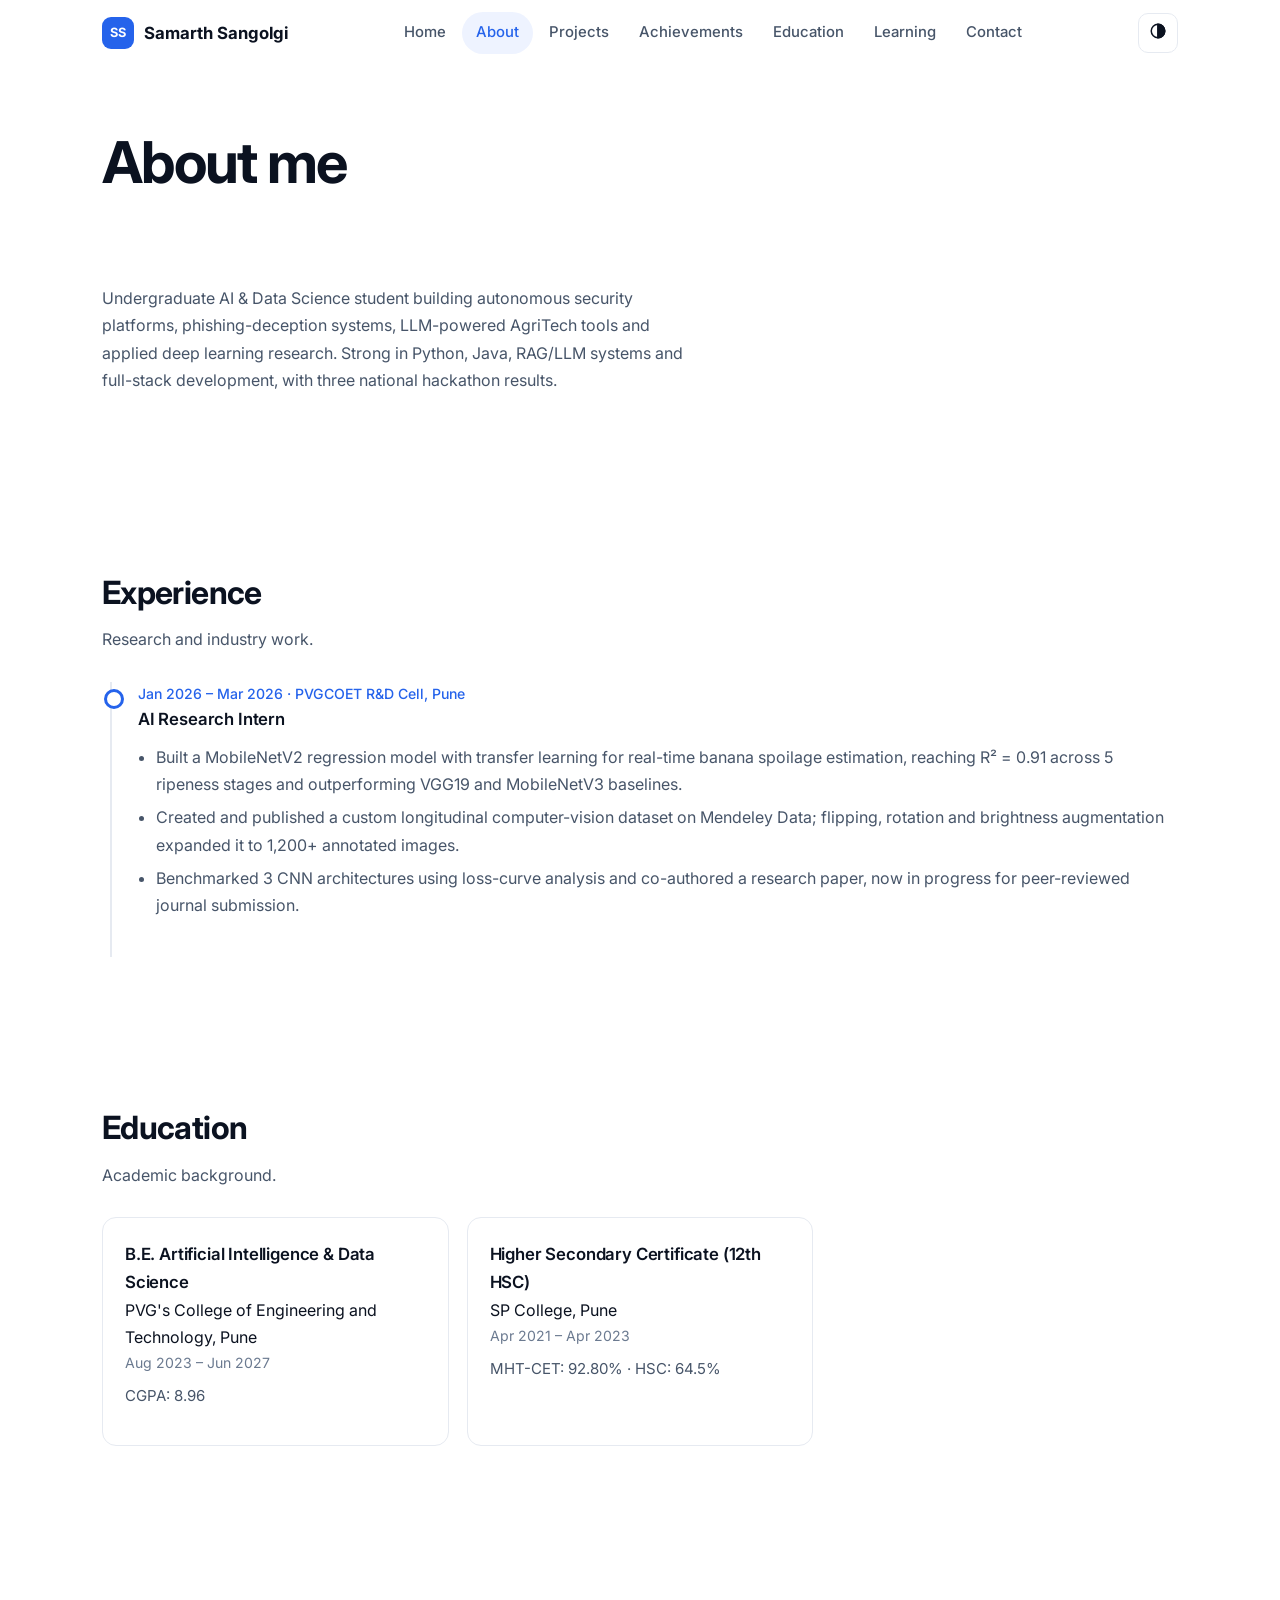
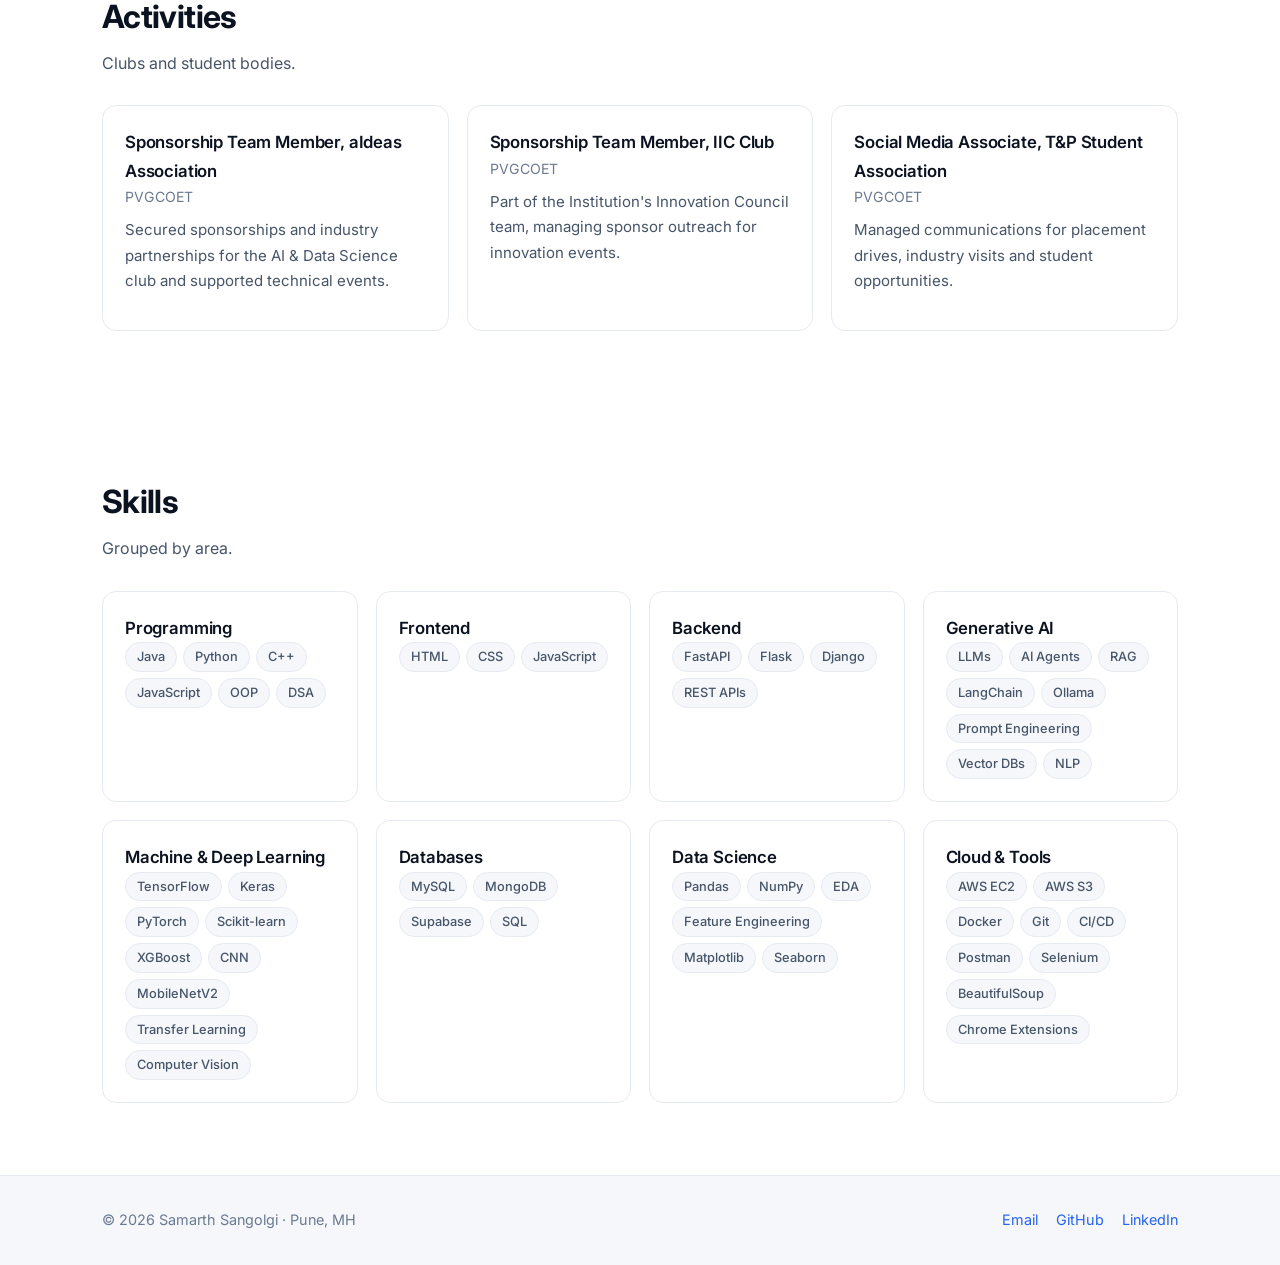
<file: about.html>
<!DOCTYPE html><html lang="en"><head><meta charset="UTF-8"><meta name="viewport" content="width=device-width,initial-scale=1"><title>About</title><meta name="description" content="Portfolio of Samarth Sangolgi, AI Full Stack Developer">
<link rel="preconnect" href="https://fonts.googleapis.com"><link rel="preconnect" href="https://fonts.gstatic.com" crossorigin><link href="https://fonts.googleapis.com/css2?family=Inter:wght@400;500;600;700&display=swap" rel="stylesheet"><link rel="stylesheet" href="css/style.css?v=2"></head><body><main><div class="wrap pagehead"><h1 data-title="About">About me</h1><p class="sub"></p></div><section class="blk"><div class="wrap"><p class="sub" data-meta="bio"></p></div></section><section class="blk"><div class="wrap"><div class="head"><div><h2>Experience</h2><p class="sub">Research and industry work.</p></div></div><div class="" data-render="experience" ></div></div></section><section class="blk"><div class="wrap"><div class="head"><div><h2>Education</h2><p class="sub">Academic background.</p></div></div><div class="grid g2" data-render="education" ></div></div></section><section class="blk"><div class="wrap"><div class="head"><div><h2>Activities</h2><p class="sub">Clubs and student bodies.</p></div></div><div class="grid g2" data-render="activities"></div></div></section><section class="blk"><div class="wrap"><div class="head"><div><h2>Skills</h2><p class="sub">Grouped by area.</p></div></div><div class="grid g3" data-render="skills" ></div></div></section></main><script src="js/app.js?v=2"></script></body></html>
</file>
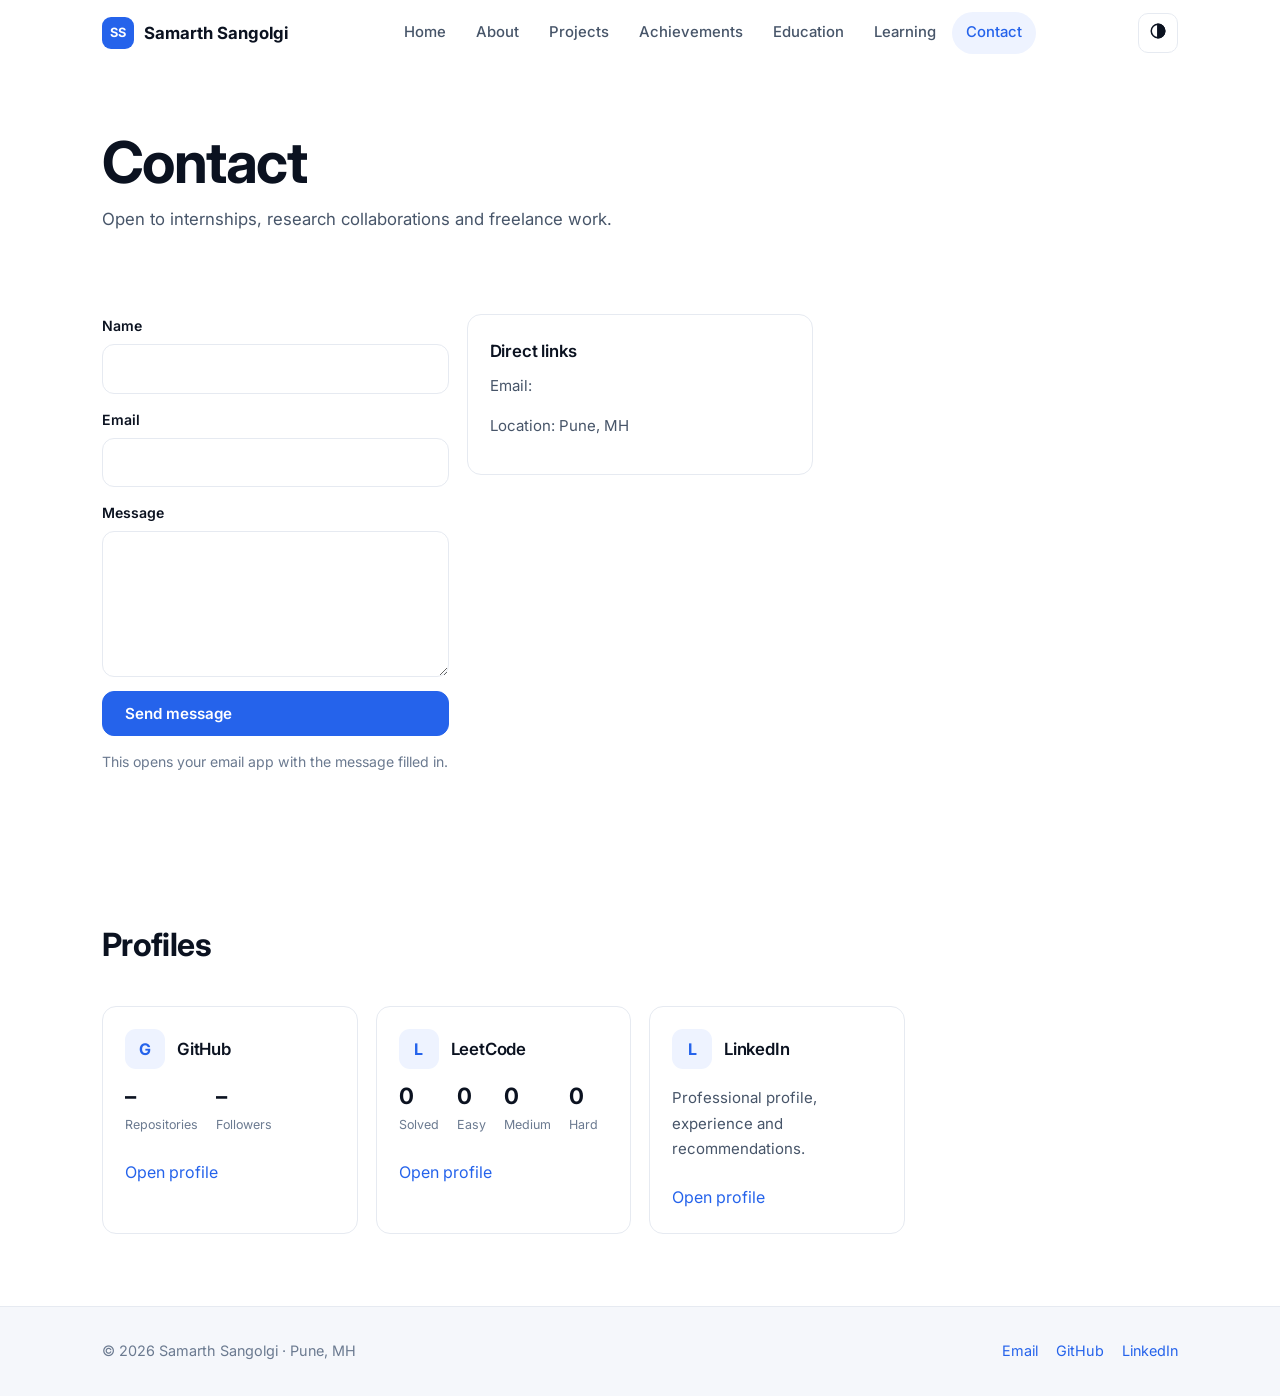
<file: contact.html>
<!DOCTYPE html><html lang="en"><head><meta charset="UTF-8"><meta name="viewport" content="width=device-width,initial-scale=1"><title>Contact</title><meta name="description" content="Portfolio of Samarth Sangolgi, AI Full Stack Developer">
<link rel="preconnect" href="https://fonts.googleapis.com"><link rel="preconnect" href="https://fonts.gstatic.com" crossorigin><link href="https://fonts.googleapis.com/css2?family=Inter:wght@400;500;600;700&display=swap" rel="stylesheet"><link rel="stylesheet" href="css/style.css?v=2"></head><body><main><div class="wrap pagehead"><h1 data-title="Contact">Contact</h1><p class="sub">Open to internships, research collaborations and freelance work.</p></div><section class="blk"><div class="wrap"><div class="grid g2" style="align-items:start"><div data-render="contact"></div><div class="card"><h3>Direct links</h3><p>Email: <a data-meta="email" data-pre="mailto:"></a></p><p>Location: <span data-meta="location"></span></p></div></div></div></section><section class="blk"><div class="wrap"><div class="head"><div><h2>Profiles</h2><p class="sub"></p></div></div><div class="grid g3" data-render="profiles" ></div></div></section></main><script src="js/app.js?v=2"></script></body></html>
</file>
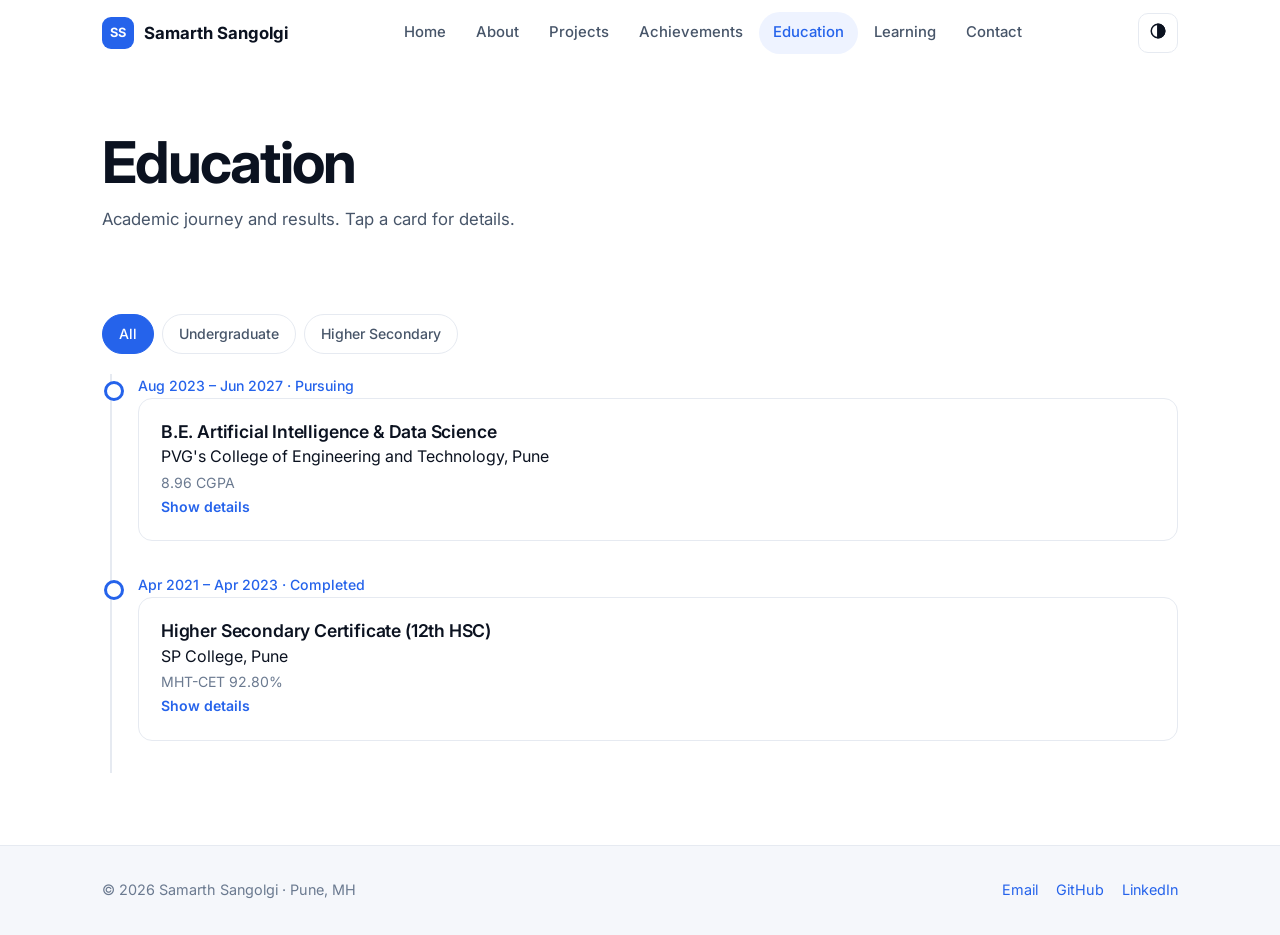
<file: education.html>
<!DOCTYPE html><html lang="en"><head><meta charset="UTF-8"><meta name="viewport" content="width=device-width,initial-scale=1"><title>Education</title><meta name="description" content="Portfolio of Samarth Sangolgi, AI Full Stack Developer">
<link rel="preconnect" href="https://fonts.googleapis.com"><link rel="preconnect" href="https://fonts.gstatic.com" crossorigin><link href="https://fonts.googleapis.com/css2?family=Inter:wght@400;500;600;700&display=swap" rel="stylesheet"><link rel="stylesheet" href="css/style.css?v=2"></head><body><main><div class="wrap pagehead"><h1 data-title="Education">Education</h1><p class="sub">Academic journey and results. Tap a card for details.</p></div><section class="blk"><div class="wrap"><div data-render="eduPage"></div></div></section></main><script src="js/app.js?v=2"></script></body></html>
</file>
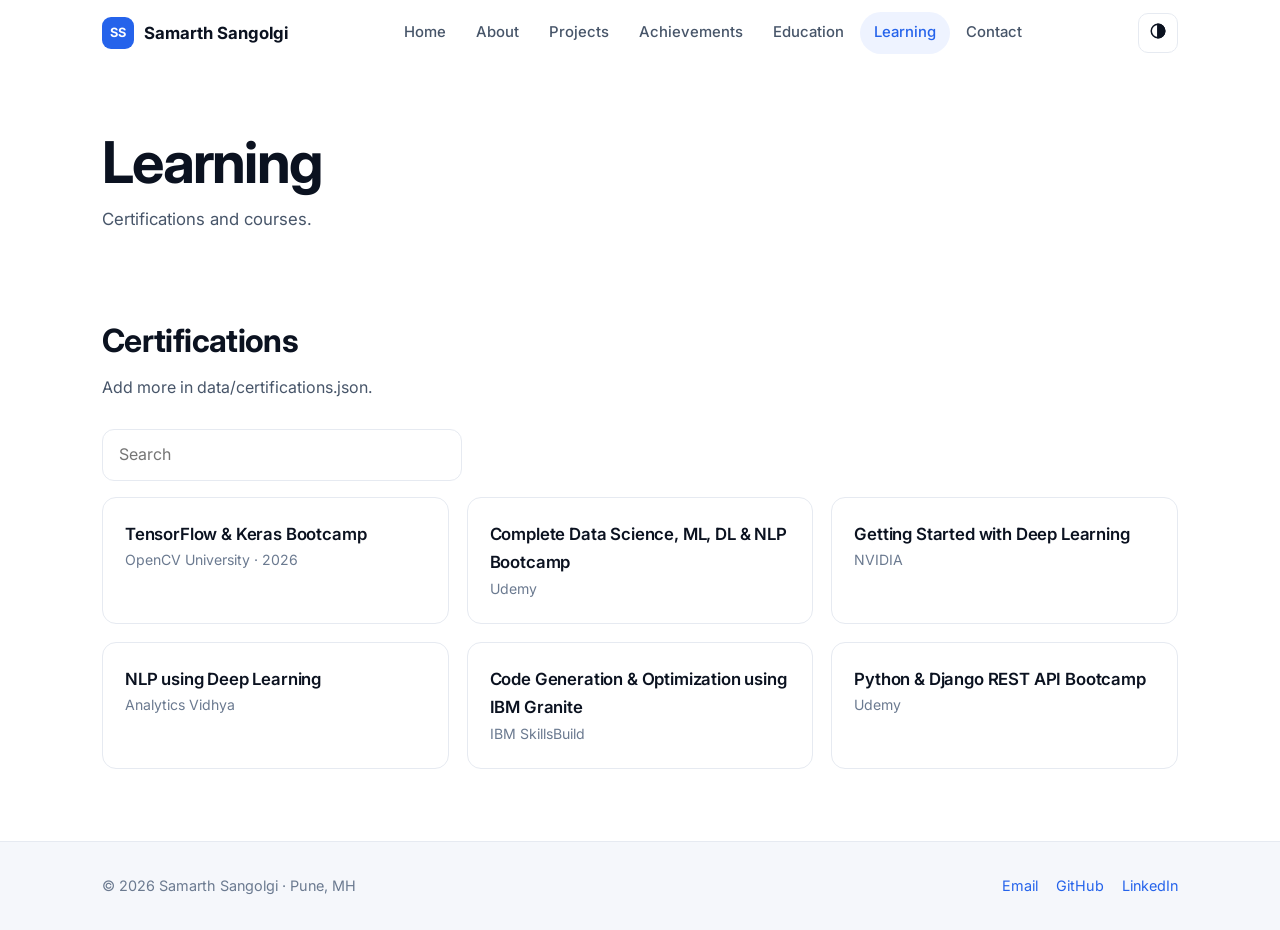
<file: learning.html>
<!DOCTYPE html><html lang="en"><head><meta charset="UTF-8"><meta name="viewport" content="width=device-width,initial-scale=1"><title>Learning</title><meta name="description" content="Portfolio of Samarth Sangolgi, AI Full Stack Developer">
<link rel="preconnect" href="https://fonts.googleapis.com"><link rel="preconnect" href="https://fonts.gstatic.com" crossorigin><link href="https://fonts.googleapis.com/css2?family=Inter:wght@400;500;600;700&display=swap" rel="stylesheet"><link rel="stylesheet" href="css/style.css?v=2"></head><body><main><div class="wrap pagehead"><h1 data-title="Learning">Learning</h1><p class="sub">Certifications and courses.</p></div><section class="blk"><div class="wrap"><div class="head"><div><h2>Certifications</h2><p class="sub">Add more in data/certifications.json.</p></div></div><div class="" data-render="certs" ></div></div></section><section class="blk"><div class="wrap"><div class="head"><div><h2>Courses</h2><p class="sub">Add more in data/courses.json.</p></div></div><div class="" data-render="courses" ></div></div></section></main><script src="js/app.js?v=2"></script></body></html>
</file>
<file: css/style.css>
:root{--bg:#fff;--alt:#f5f7fb;--surface:#fff;--ink:#0b1220;--ink2:#475569;--mute:#6b7a90;--line:#e6eaf1;--brand:#2563eb;--brand2:#1d4ed8;--brand-ink:#fff;--soft:#eef3ff;--ok:#16a34a;--r:14px;--sh:0 1px 2px rgba(15,23,42,.04),0 8px 24px rgba(15,23,42,.06);--f:'Inter',system-ui,-apple-system,'Segoe UI',Roboto,sans-serif}
:root[data-theme=dark]{--bg:#0a0f1c;--alt:#0e1526;--surface:#121a2e;--ink:#eef2f9;--ink2:#a7b3c7;--mute:#8393ab;--line:#202c47;--brand:#6b9bff;--brand2:#8fb4ff;--brand-ink:#0a0f1c;--soft:#16233f;--ok:#4ade80;--sh:0 8px 24px rgba(0,0,0,.35)}
*{box-sizing:border-box;margin:0;padding:0}html{scroll-behavior:smooth}
body{background:var(--bg);color:var(--ink);font:16px/1.7 var(--f);-webkit-text-size-adjust:100%;overflow-x:hidden}
a{color:var(--brand);text-decoration:none}a:hover{text-decoration:underline}
:focus-visible{outline:2px solid var(--brand);outline-offset:3px;border-radius:6px}
img{max-width:100%;display:block}
.wrap{max-width:1120px;margin:0 auto;padding:0 22px}
.skip{position:absolute;left:-999px}.skip:focus{left:10px;top:10px;background:var(--surface);padding:8px;z-index:99}
#prog{position:fixed;top:0;left:0;height:3px;width:0;background:var(--brand);z-index:100}
/* header */
header.top{position:sticky;top:0;z-index:50;background:color-mix(in srgb,var(--bg) 88%,transparent);backdrop-filter:saturate(1.4) blur(12px);border-bottom:1px solid transparent;transition:border-color .2s,box-shadow .2s}
header.top.sc{border-color:var(--line);box-shadow:0 4px 20px rgba(15,23,42,.05)}
.bar{display:flex;align-items:center;justify-content:space-between;height:66px;gap:12px}
.logo{font-weight:700;color:var(--ink);font-size:1.05rem;display:flex;align-items:center;gap:10px}.logo:hover{text-decoration:none}
.logo i{font-style:normal;width:32px;height:32px;border-radius:9px;background:var(--brand);color:var(--brand-ink);display:grid;place-items:center;font-size:.8rem}
nav ul{display:flex;gap:2px;list-style:none}
nav a{display:block;padding:8px 14px;border-radius:99px;color:var(--ink2);font-size:.93rem;font-weight:500;transition:background .15s,color .15s}
nav a:hover{background:var(--alt);text-decoration:none;color:var(--ink)}
nav a[aria-current=page]{background:var(--soft);color:var(--brand)}
.tools{display:flex;gap:8px;align-items:center}
.icon-btn{background:var(--surface);border:1px solid var(--line);color:var(--ink);border-radius:10px;width:40px;height:40px;cursor:pointer;font-size:1rem;transition:background .15s}
.icon-btn:hover{background:var(--alt)}#menu{display:none}
@media(max-width:800px){#menu{display:block}
nav{position:absolute;left:0;right:0;top:66px;background:var(--surface);border-bottom:1px solid var(--line);display:none;box-shadow:var(--sh)}
nav.open{display:block}nav ul{flex-direction:column;padding:10px 18px 16px}nav a{padding:13px 14px;border-radius:10px}}
/* type + layout */
main{min-height:70vh}section.blk{padding:72px 0}section.blk.alt{background:var(--alt)}
h1{font-size:clamp(2.2rem,6vw,3.6rem);line-height:1.08;letter-spacing:-.03em;font-weight:700}
h2{font-size:clamp(1.5rem,3.2vw,2rem);letter-spacing:-.02em;font-weight:700;margin-bottom:6px}h3{font-size:1.05rem;font-weight:600;letter-spacing:-.01em}
.sub{color:var(--ink2);max-width:60ch;margin-bottom:28px}
.head{display:flex;justify-content:space-between;align-items:end;flex-wrap:wrap;gap:8px;margin-bottom:28px}.head .sub{margin:0}
.pagehead{padding-block:64px 8px}.pagehead .sub{margin:12px 0 0;font-size:1.05rem}
.grid{display:grid;gap:18px}.g2{grid-template-columns:repeat(auto-fill,minmax(min(100%,340px),1fr))}.g3{grid-template-columns:repeat(auto-fill,minmax(min(100%,250px),1fr))}
.card{background:var(--surface);border:1px solid var(--line);border-radius:var(--r);padding:22px}
.card.lift{transition:transform .2s,box-shadow .2s,border-color .2s}
.card.lift:hover{transform:translateY(-3px);box-shadow:var(--sh);border-color:color-mix(in srgb,var(--brand) 40%,var(--line))}
.card[role=button]{cursor:pointer}
/* hero */
.hero{padding-block:72px 56px;display:grid;grid-template-columns:1.25fr 1fr;gap:48px;align-items:center}
.pill{display:inline-flex;align-items:center;gap:8px;background:var(--soft);color:var(--brand);padding:6px 14px;border-radius:99px;font-size:.85rem;font-weight:500;margin-bottom:20px}
.pill::before{content:"";width:8px;height:8px;border-radius:50%;background:var(--ok);box-shadow:0 0 0 0 var(--ok);animation:pu 2s infinite}
@keyframes pu{70%{box-shadow:0 0 0 8px transparent}100%{box-shadow:0 0 0 0 transparent}}
.role{font-size:1.25rem;color:var(--ink2);margin-top:14px;min-height:2em}.role b{color:var(--brand);font-weight:600}.role b::after{content:"|";margin-left:2px;animation:bl 1s steps(1) infinite}
@keyframes bl{50%{opacity:0}}
.hero p.bio{color:var(--ink2);margin:16px 0 28px;max-width:56ch}
.btns{display:flex;gap:12px;flex-wrap:wrap}
.btn{display:inline-flex;align-items:center;padding:12px 22px;border-radius:12px;font-weight:600;font-size:.95rem;border:1px solid var(--brand);cursor:pointer;font-family:inherit;transition:transform .15s,box-shadow .15s,background .15s}
.btn.p{background:var(--brand);color:var(--brand-ink)}.btn.p:hover{background:var(--brand2);box-shadow:0 6px 18px rgba(37,99,235,.3)}
.btn.s{background:var(--surface);color:var(--brand)}.btn.s:hover{background:var(--soft)}.btn:hover{text-decoration:none;transform:translateY(-1px)}
.stats{display:grid;grid-template-columns:1fr 1fr;gap:14px}.stat{padding:24px}.stat b{display:block;font-size:2.2rem;line-height:1.1;letter-spacing:-.02em;color:var(--brand)}.stat span{color:var(--mute);font-size:.88rem;line-height:1.4;display:block;margin-top:4px}
@media(max-width:860px){.hero{grid-template-columns:1fr;padding-top:44px;gap:32px}}
/* tags & filters */
.tags{display:flex;flex-wrap:wrap;gap:6px}.tag{background:var(--alt);color:var(--ink2);padding:3px 11px;border-radius:99px;font-size:.8rem;font-weight:500;border:1px solid var(--line)}
.card:hover .tag{border-color:transparent;background:var(--soft);color:var(--brand)}
.chips{display:flex;gap:8px;flex-wrap:wrap;margin-bottom:20px}
.chip{border:1px solid var(--line);background:var(--surface);color:var(--ink2);padding:7px 16px;border-radius:99px;cursor:pointer;font:inherit;font-size:.88rem;font-weight:500;transition:all .15s}
.chip:hover{border-color:var(--brand);color:var(--brand)}.chip[aria-pressed=true]{background:var(--brand);color:var(--brand-ink);border-color:var(--brand)}
.search{width:100%;max-width:360px;padding:11px 16px;border:1px solid var(--line);border-radius:12px;background:var(--surface);color:var(--ink);font:inherit;margin-bottom:16px}
.search:focus{outline:2px solid var(--brand);border-color:transparent}
/* timeline */
.tl{border-left:2px solid var(--line);margin-left:8px}.tl .it{padding:0 0 32px 26px;position:relative}
.tl .it::before{content:"";position:absolute;left:-8px;top:7px;width:14px;height:14px;border-radius:50%;background:var(--bg);border:3px solid var(--brand)}
.when{color:var(--brand);font-size:.88rem;font-weight:500}.it ul{margin:10px 0 0 18px;color:var(--ink2)}.it li{margin-bottom:6px}
/* media */
.thumb{aspect-ratio:16/9;background:var(--alt);border-radius:10px;margin-bottom:16px;overflow:hidden}.thumb img{width:100%;height:100%;object-fit:cover}
.card p{color:var(--ink2);font-size:.94rem;margin:8px 0 14px}.clamp{display:-webkit-box;-webkit-line-clamp:3;-webkit-box-orient:vertical;overflow:hidden}
.more{font-size:.88rem;font-weight:600;color:var(--brand);margin-top:12px;display:inline-block}
.badge{display:inline-block;background:var(--soft);color:var(--brand);font-size:.78rem;padding:3px 12px;border-radius:99px;font-weight:600;margin-bottom:10px}
.meta{color:var(--mute);font-size:.88rem}
/* profiles */
.prof{display:flex;flex-direction:column;gap:8px}.prof .top{display:flex;align-items:center;gap:12px}
.dot{width:40px;height:40px;border-radius:11px;background:var(--soft);color:var(--brand);display:grid;place-items:center;font-weight:700}
.nums{display:flex;gap:18px;flex-wrap:wrap;margin:6px 0}.nums b{display:block;font-size:1.4rem;line-height:1.2}.nums span{font-size:.78rem;color:var(--mute)}
.live{font-size:.78rem;color:var(--ok)}
/* dialog */
dialog{border:0;border-radius:18px;max-width:min(560px,92vw);width:100%;padding:28px;background:var(--surface);color:var(--ink);box-shadow:0 24px 70px rgba(0,0,0,.3);margin:auto}
dialog::backdrop{background:rgba(11,18,32,.5);backdrop-filter:blur(3px)}dialog p{color:var(--ink2);margin:12px 0 16px}
dialog .x{float:right}
/* contact */
form.c{display:grid;gap:14px;max-width:560px}
form.c input,form.c textarea{padding:12px 14px;border:1px solid var(--line);border-radius:12px;background:var(--surface);color:var(--ink);font:inherit;width:100%}
form.c input:focus,form.c textarea:focus{outline:2px solid var(--brand);border-color:transparent}
form.c label{font-size:.88rem;font-weight:600;display:grid;gap:6px}
#top-btn{position:fixed;right:18px;bottom:18px;opacity:0;pointer-events:none;transition:opacity .2s;z-index:40}#top-btn.show{opacity:1;pointer-events:auto}
footer{border-top:1px solid var(--line);padding:32px 0;color:var(--mute);font-size:.9rem;background:var(--alt)}
footer .wrap{display:flex;justify-content:space-between;flex-wrap:wrap;gap:12px}footer .links{display:flex;gap:18px;flex-wrap:wrap}
.empty{color:var(--mute);padding:24px;border:1px dashed var(--line);border-radius:var(--r)}
.rv{opacity:0;transform:translateY(14px);transition:opacity .5s,transform .5s}.rv.in{opacity:1;transform:none}
@media(max-width:480px){section.blk{padding:52px 0}.btn{width:100%;justify-content:center}.stat b{font-size:1.8rem}}
@media(prefers-reduced-motion:reduce){*{transition:none!important;animation:none!important;scroll-behavior:auto!important}.rv{opacity:1;transform:none}}

/* github graph */
.gh-scroll{overflow-x:auto;padding-bottom:6px}.gh-months,.gh-grid{display:grid;grid-auto-flow:column;gap:3px;width:max-content}
.gh-months{grid-auto-flow:row;grid-template-rows:16px;grid-auto-columns:11px;margin-bottom:4px;font-size:.72rem;color:var(--mute);height:16px;position:relative}
.gh-months span{grid-row:1;white-space:nowrap}
.gh-grid{grid-template-rows:repeat(7,11px);grid-auto-columns:11px}
.gh i{display:block;width:11px;height:11px;border-radius:3px;background:#ebedf0}.gh i.x{background:transparent}
.gh i.l1{background:#9be9a8}.gh i.l2{background:#40c463}.gh i.l3{background:#30a14e}.gh i.l4{background:#216e39}
:root[data-theme=dark] .gh i.l0{background:#1c2438}
.gh-leg{display:flex;align-items:center;gap:4px;justify-content:flex-end;font-size:.75rem;color:var(--mute);margin-top:10px}
.gh-grid i:hover{outline:1px solid var(--ink2)}
.edu .more-l{margin:10px 0 0 18px;color:var(--ink2);font-size:.94rem}.edu .more-l li{margin-bottom:4px}.edu{cursor:pointer}.chips{display:flex;flex-wrap:wrap;gap:8px;margin-bottom:20px}img,iframe{max-width:100%}body{overflow-x:hidden}

.head .all{font-weight:600;font-size:.95rem;white-space:nowrap}
.list .card{display:flex;flex-direction:column;position:relative}
.list .card .clamp{flex:1}
.list .card .foot{display:flex;flex-direction:column;gap:12px;margin-top:auto}
.list .card .more{margin-top:0}
.list .card .num{font-size:.8rem;font-weight:700;color:var(--brand);letter-spacing:.08em;margin-bottom:8px}
.list .card h3{font-size:1.1rem;line-height:1.3}
.list .card .thumb{margin:-22px -22px 16px;border-radius:var(--r) var(--r) 0 0;overflow:hidden}
.list .card .thumb img{width:100%;display:block;aspect-ratio:16/9;object-fit:cover}

.pc{padding:26px}.pc-top{display:flex;gap:14px;align-items:center;margin-bottom:14px}.pc-top h3{font-size:1.15rem}
.pc-av{width:56px;height:56px;border-radius:16px;background:var(--brand);color:var(--brand-ink);display:grid;place-items:center;font-weight:700;font-size:1.1rem;flex:none}
.pc p{margin:0 0 16px}.pc-l{list-style:none;margin:0 0 18px;padding:0;display:grid;gap:10px}
.pc-l li{display:flex;justify-content:space-between;gap:12px;flex-wrap:wrap;font-size:.92rem;border-top:1px solid var(--line);padding-top:10px}
.pc-l span{color:var(--mute)}.pc-l b{font-weight:600}.pc-l a{word-break:break-all}
.pc-dot{display:inline-block;width:8px;height:8px;border-radius:50%;background:#16a34a;margin-right:7px}
.pc-b{display:flex;gap:10px;flex-wrap:wrap}.pc-b .btn{flex:1;justify-content:center;min-width:90px}

.hero{grid-template-columns:1fr;text-align:center;justify-items:center;max-width:820px;padding-block:88px 72px}
.hero .bio{margin-inline:auto;max-width:680px}
.hero .btns{justify-content:center}
.hero .pill{margin-inline:auto}
</file>
